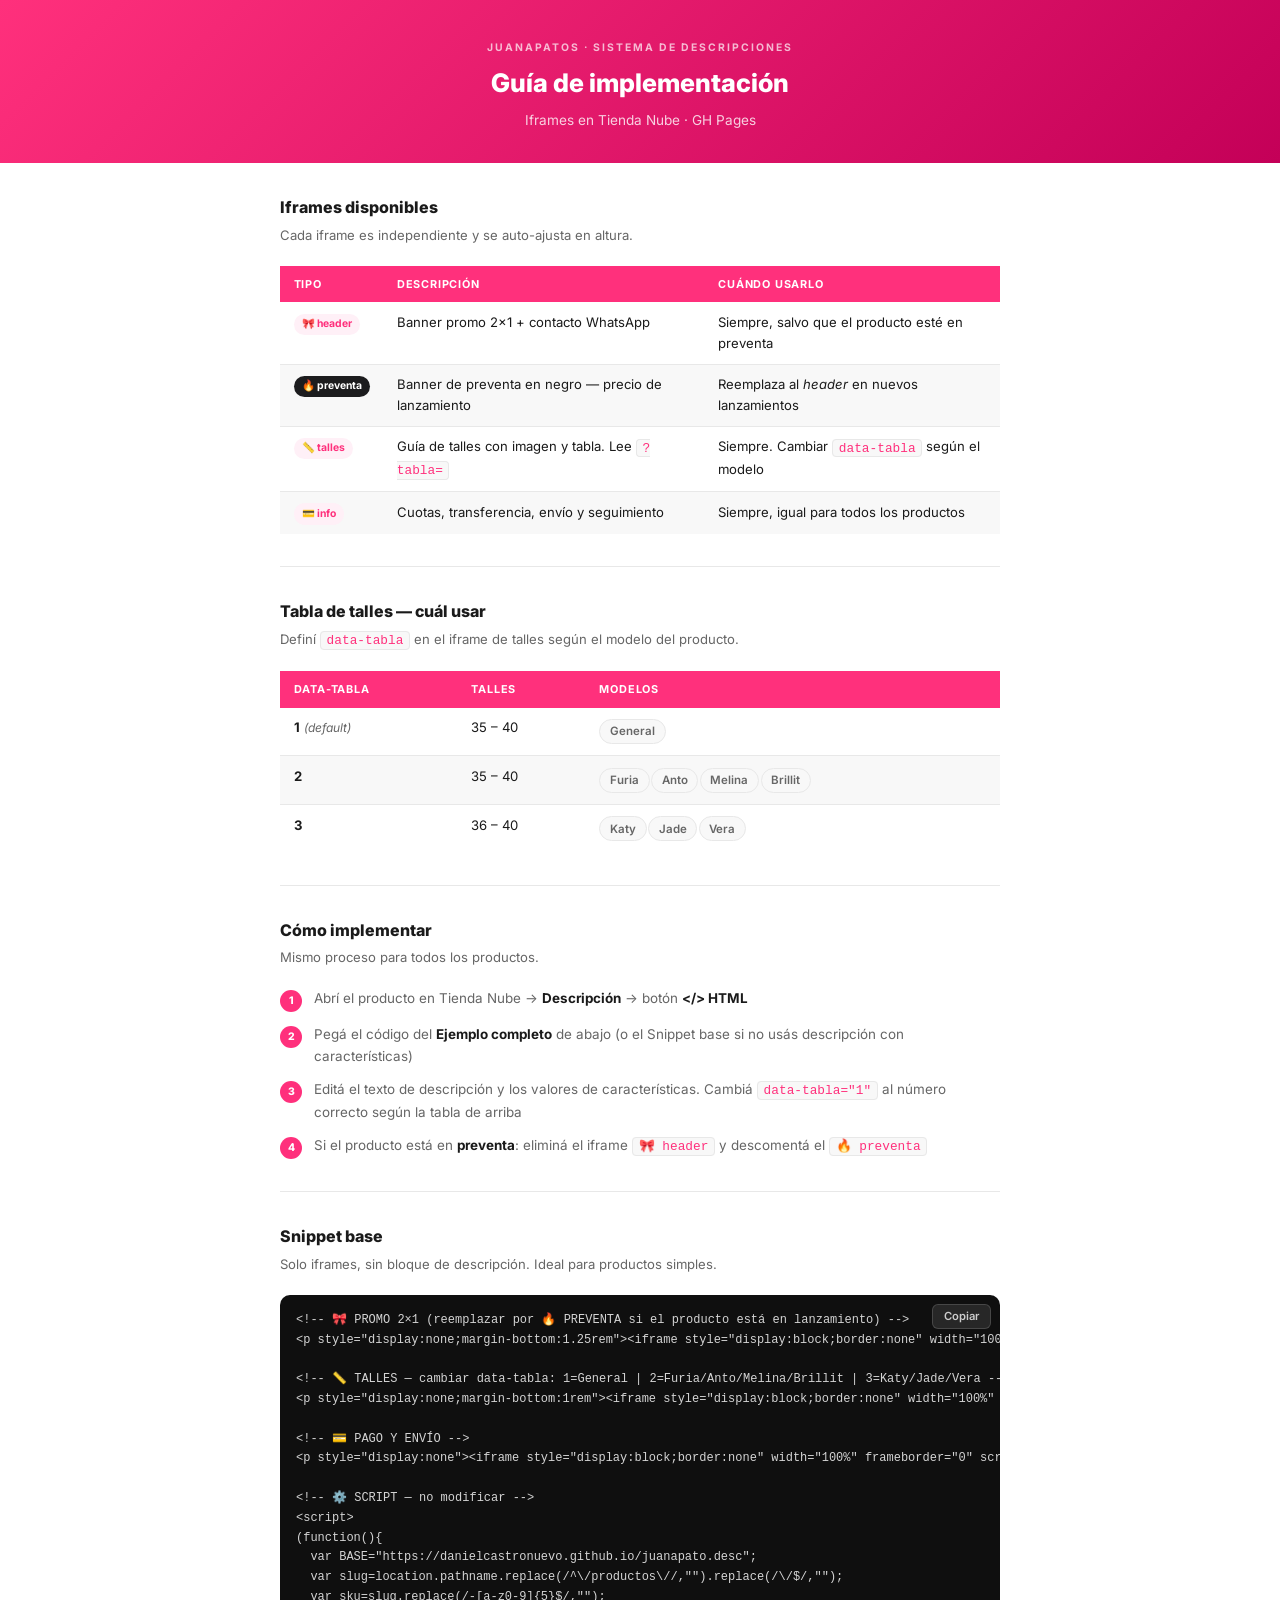
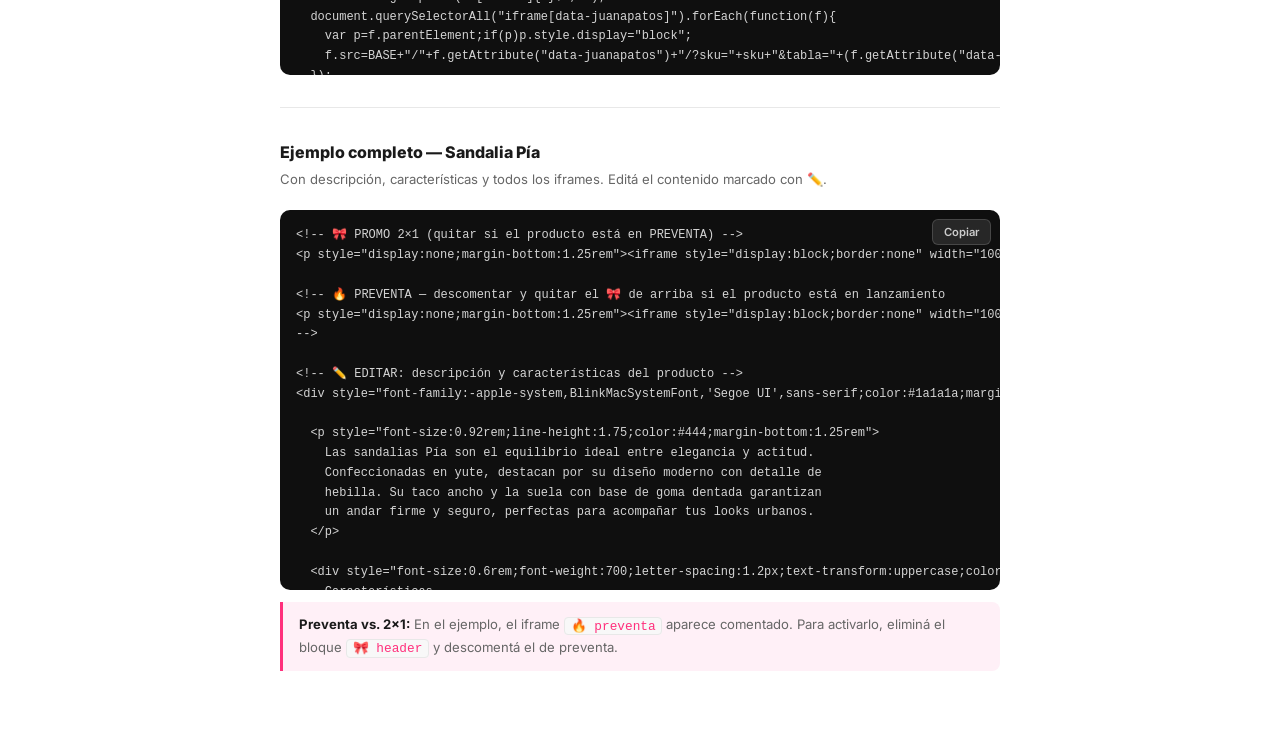
<file: index.html>
<!DOCTYPE html>
<html lang="es">
<head>
  <meta charset="UTF-8">
  <meta name="viewport" content="width=device-width, initial-scale=1.0">
  <title>Juanapatos — Guía de implementación</title>
  <link href="https://fonts.googleapis.com/css2?family=Inter:wght@400;500;600;700;800&display=swap" rel="stylesheet">
  <style>
    *, *::before, *::after { box-sizing: border-box; margin: 0; padding: 0; }
    :root {
      --pink: #FF307C;
      --pink-pale: #FFF0F7;
      --pink-border: #FFD6EB;
      --text: #1a1a1a;
      --muted: #666;
      --light: #f8f8f8;
      --border: #e8e8e8;
      --code-bg: #0f0f0f;
      --code-text: #d4d4d4;
    }
    body {
      font-family: 'Inter', -apple-system, sans-serif;
      color: var(--text);
      background: #fff;
      font-size: 14px;
      line-height: 1.6;
      -webkit-font-smoothing: antialiased;
    }
    /* HEADER */
    .site-header {
      background: linear-gradient(135deg, #FF307C 0%, #c40058 100%);
      color: #fff;
      padding: 2.5rem 1.5rem 2rem;
      text-align: center;
    }
    .site-header__eyebrow {
      font-size: 0.65rem;
      font-weight: 700;
      letter-spacing: 2px;
      text-transform: uppercase;
      opacity: 0.7;
      margin-bottom: 0.4rem;
    }
    .site-header__title {
      font-size: 1.6rem;
      font-weight: 800;
      margin-bottom: 0.35rem;
    }
    .site-header__sub {
      font-size: 0.85rem;
      opacity: 0.8;
    }
    /* MAIN */
    .main { max-width: 760px; margin: 0 auto; padding: 0 1.25rem 3rem; }
    /* SECTION */
    .section { padding: 2rem 0; border-bottom: 1px solid var(--border); }
    .section:last-child { border-bottom: none; }
    .section__title {
      font-size: 1rem;
      font-weight: 800;
      color: var(--text);
      margin-bottom: 0.25rem;
    }
    .section__sub {
      font-size: 0.82rem;
      color: var(--muted);
      margin-bottom: 1.25rem;
    }
    /* TABLE */
    .info-table { width: 100%; border-collapse: collapse; font-size: 0.82rem; }
    .info-table th {
      background: var(--pink);
      color: #fff;
      font-weight: 700;
      font-size: 0.68rem;
      letter-spacing: 0.8px;
      text-transform: uppercase;
      padding: 0.6rem 0.85rem;
      text-align: left;
    }
    .info-table td {
      padding: 0.6rem 0.85rem;
      border-bottom: 1px solid var(--border);
      vertical-align: top;
    }
    .info-table tr:last-child td { border-bottom: none; }
    .info-table tr:nth-child(even) td { background: var(--light); }
    .badge {
      display: inline-block;
      font-size: 0.65rem;
      font-weight: 700;
      padding: 0.15rem 0.5rem;
      border-radius: 20px;
      white-space: nowrap;
    }
    .badge--pink { background: var(--pink-pale); color: var(--pink); }
    .badge--dark { background: #1c1c1e; color: #fff; }
    /* CODE BLOCK */
    .code-wrap { position: relative; margin-top: 0.75rem; }
    .code-block {
      background: var(--code-bg);
      color: var(--code-text);
      font-family: 'Fira Code', 'Cascadia Code', 'Courier New', monospace;
      font-size: 0.75rem;
      line-height: 1.65;
      padding: 1rem 1rem 1rem;
      border-radius: 10px;
      overflow-x: auto;
      white-space: pre;
      tab-size: 2;
      max-height: 380px;
    }
    .copy-btn {
      position: absolute;
      top: 0.55rem;
      right: 0.55rem;
      background: rgba(255,255,255,0.1);
      color: #ccc;
      border: 1px solid rgba(255,255,255,0.15);
      border-radius: 6px;
      padding: 0.3rem 0.7rem;
      font-size: 0.7rem;
      font-weight: 600;
      cursor: pointer;
      font-family: inherit;
      transition: background 0.15s, color 0.15s;
    }
    .copy-btn:hover { background: rgba(255,255,255,0.18); color: #fff; }
    .copy-btn.copied { background: #22c55e; color: #fff; border-color: #22c55e; }
    /* NOTE */
    .note {
      background: var(--pink-pale);
      border-left: 3px solid var(--pink);
      border-radius: 0 8px 8px 0;
      padding: 0.75rem 1rem;
      font-size: 0.82rem;
      color: var(--muted);
      margin-top: 0.75rem;
    }
    .note strong { color: var(--text); }
    /* PILL TAG */
    .tag {
      display: inline-block;
      background: var(--light);
      border: 1px solid var(--border);
      border-radius: 20px;
      padding: 0.15rem 0.6rem;
      font-size: 0.72rem;
      font-weight: 600;
      color: var(--muted);
      margin: 0.1rem 0.1rem 0.1rem 0;
    }
    /* STEP */
    .steps { display: flex; flex-direction: column; gap: 0.75rem; margin-top: 0.25rem; }
    .step {
      display: flex;
      gap: 0.75rem;
      align-items: flex-start;
    }
    .step__num {
      width: 22px;
      height: 22px;
      border-radius: 50%;
      background: var(--pink);
      color: #fff;
      font-size: 0.65rem;
      font-weight: 800;
      display: flex;
      align-items: center;
      justify-content: center;
      flex-shrink: 0;
      margin-top: 2px;
    }
    .step__text { font-size: 0.84rem; color: var(--muted); }
    .step__text strong { color: var(--text); }
    code {
      background: var(--light);
      border: 1px solid var(--border);
      border-radius: 4px;
      padding: 0.05rem 0.35rem;
      font-family: monospace;
      font-size: 0.8rem;
      color: var(--pink);
    }
  </style>
</head>
<body>

<header class="site-header">
  <div class="site-header__eyebrow">Juanapatos · Sistema de descripciones</div>
  <div class="site-header__title">Guía de implementación</div>
  <div class="site-header__sub">Iframes en Tienda Nube · GH Pages</div>
</header>

<main class="main">

  <!-- IFRAMES DISPONIBLES -->
  <section class="section">
    <div class="section__title">Iframes disponibles</div>
    <div class="section__sub">Cada iframe es independiente y se auto-ajusta en altura.</div>
    <table class="info-table">
      <thead>
        <tr><th>Tipo</th><th>Descripción</th><th>Cuándo usarlo</th></tr>
      </thead>
      <tbody>
        <tr>
          <td><span class="badge badge--pink">🎀 header</span></td>
          <td>Banner promo 2×1 + contacto WhatsApp</td>
          <td>Siempre, salvo que el producto esté en preventa</td>
        </tr>
        <tr>
          <td><span class="badge badge--dark">🔥 preventa</span></td>
          <td>Banner de preventa en negro — precio de lanzamiento</td>
          <td>Reemplaza al <em>header</em> en nuevos lanzamientos</td>
        </tr>
        <tr>
          <td><span class="badge badge--pink">📏 talles</span></td>
          <td>Guía de talles con imagen y tabla. Lee <code>?tabla=</code></td>
          <td>Siempre. Cambiar <code>data-tabla</code> según el modelo</td>
        </tr>
        <tr>
          <td><span class="badge badge--pink">💳 info</span></td>
          <td>Cuotas, transferencia, envío y seguimiento</td>
          <td>Siempre, igual para todos los productos</td>
        </tr>
      </tbody>
    </table>
  </section>

  <!-- TABLA DE TALLES -->
  <section class="section">
    <div class="section__title">Tabla de talles — cuál usar</div>
    <div class="section__sub">Definí <code>data-tabla</code> en el iframe de talles según el modelo del producto.</div>
    <table class="info-table">
      <thead>
        <tr><th>data-tabla</th><th>Talles</th><th>Modelos</th></tr>
      </thead>
      <tbody>
        <tr>
          <td><strong>1</strong> <em style="color:var(--muted);font-size:0.75rem">(default)</em></td>
          <td>35 – 40</td>
          <td><span class="tag">General</span></td>
        </tr>
        <tr>
          <td><strong>2</strong></td>
          <td>35 – 40</td>
          <td><span class="tag">Furia</span><span class="tag">Anto</span><span class="tag">Melina</span><span class="tag">Brillit</span></td>
        </tr>
        <tr>
          <td><strong>3</strong></td>
          <td>36 – 40</td>
          <td><span class="tag">Katy</span><span class="tag">Jade</span><span class="tag">Vera</span></td>
        </tr>
      </tbody>
    </table>
  </section>

  <!-- CÓMO IMPLEMENTAR -->
  <section class="section">
    <div class="section__title">Cómo implementar</div>
    <div class="section__sub">Mismo proceso para todos los productos.</div>
    <div class="steps">
      <div class="step">
        <div class="step__num">1</div>
        <div class="step__text">Abrí el producto en Tienda Nube → <strong>Descripción</strong> → botón <strong>&lt;/&gt; HTML</strong></div>
      </div>
      <div class="step">
        <div class="step__num">2</div>
        <div class="step__text">Pegá el código del <strong>Ejemplo completo</strong> de abajo (o el Snippet base si no usás descripción con características)</div>
      </div>
      <div class="step">
        <div class="step__num">3</div>
        <div class="step__text">Editá el texto de descripción y los valores de características. Cambiá <code>data-tabla="1"</code> al número correcto según la tabla de arriba</div>
      </div>
      <div class="step">
        <div class="step__num">4</div>
        <div class="step__text">Si el producto está en <strong>preventa</strong>: eliminá el iframe <code>🎀 header</code> y descomentá el <code>🔥 preventa</code></div>
      </div>
    </div>
  </section>

  <!-- SNIPPET BASE -->
  <section class="section">
    <div class="section__title">Snippet base</div>
    <div class="section__sub">Solo iframes, sin bloque de descripción. Ideal para productos simples.</div>
    <div class="code-wrap">
      <pre class="code-block" id="code-base"></pre>
      <button class="copy-btn" onclick="copySnippet('base', this)">Copiar</button>
    </div>
  </section>

  <!-- EJEMPLO COMPLETO -->
  <section class="section">
    <div class="section__title">Ejemplo completo — Sandalia Pía</div>
    <div class="section__sub">Con descripción, características y todos los iframes. Editá el contenido marcado con ✏️.</div>
    <div class="code-wrap">
      <pre class="code-block" id="code-complete"></pre>
      <button class="copy-btn" onclick="copySnippet('complete', this)">Copiar</button>
    </div>
    <div class="note">
      <strong>Preventa vs. 2×1:</strong> En el ejemplo, el iframe <code>🔥 preventa</code> aparece comentado. Para activarlo, eliminá el bloque <code>🎀 header</code> y descomentá el de preventa.
    </div>
  </section>

</main>

<script>
var snippets = {};

snippets.base = [
'<!-- 🎀 PROMO 2×1 (reemplazar por 🔥 PREVENTA si el producto está en lanzamiento) -->',
'<p style="display:none;margin-bottom:1.25rem"><iframe style="display:block;border:none" width="100%" frameborder="0" scrolling="no" data-juanapatos="header"></iframe></p>',
'',
'<!-- 📏 TALLES — cambiar data-tabla: 1=General | 2=Furia/Anto/Melina/Brillit | 3=Katy/Jade/Vera -->',
'<p style="display:none;margin-bottom:1rem"><iframe style="display:block;border:none" width="100%" frameborder="0" scrolling="no" data-juanapatos="talles" data-tabla="1"></iframe></p>',
'',
'<!-- 💳 PAGO Y ENVÍO -->',
'<p style="display:none"><iframe style="display:block;border:none" width="100%" frameborder="0" scrolling="no" data-juanapatos="info"></iframe></p>',
'',
'<!-- ⚙️ SCRIPT — no modificar -->',
'<script>',
'(function(){',
'  var BASE="https://danielcastronuevo.github.io/juanapato.desc";',
'  var slug=location.pathname.replace(/^\\/productos\\//,"").replace(/\\/$/,"");',
'  var sku=slug.replace(/-[a-z0-9]{5}$/,"");',
'  document.querySelectorAll("iframe[data-juanapatos]").forEach(function(f){',
'    var p=f.parentElement;if(p)p.style.display="block";',
'    f.src=BASE+"/"+f.getAttribute("data-juanapatos")+"/?sku="+sku+"&tabla="+(f.getAttribute("data-tabla")||"1");',
'  });',
'  window.addEventListener("message",function(e){',
'    if(!e.data||!e.data.juanapatosIframe)return;',
'    document.querySelectorAll("iframe[data-juanapatos]").forEach(function(f){',
'      try{var a=new URL(f.src),b=new URL(e.data.src);',
'        if(a.hostname===b.hostname&&a.pathname===b.pathname)f.style.height=e.data.height+"px";',
'      }catch(x){}',
'    });',
'  });',
'})();',
'<\\/script>'
].join('\n');

snippets.complete = [
'<!-- 🎀 PROMO 2×1 (quitar si el producto está en PREVENTA) -->',
'<p style="display:none;margin-bottom:1.25rem"><iframe style="display:block;border:none" width="100%" frameborder="0" scrolling="no" data-juanapatos="header"></iframe></p>',
'',
'<!-- 🔥 PREVENTA — descomentar y quitar el 🎀 de arriba si el producto está en lanzamiento',
'<p style="display:none;margin-bottom:1.25rem"><iframe style="display:block;border:none" width="100%" frameborder="0" scrolling="no" data-juanapatos="preventa"></iframe></p>',
'-->',
'',
'<!-- ✏️ EDITAR: descripción y características del producto -->',
'<div style="font-family:-apple-system,BlinkMacSystemFont,\'Segoe UI\',sans-serif;color:#1a1a1a;margin-bottom:1.5rem">',
'',
'  <p style="font-size:0.92rem;line-height:1.75;color:#444;margin-bottom:1.25rem">',
'    Las sandalias Pía son el equilibrio ideal entre elegancia y actitud.',
'    Confeccionadas en yute, destacan por su diseño moderno con detalle de',
'    hebilla. Su taco ancho y la suela con base de goma dentada garantizan',
'    un andar firme y seguro, perfectas para acompañar tus looks urbanos.',
'  </p>',
'',
'  <div style="font-size:0.6rem;font-weight:700;letter-spacing:1.2px;text-transform:uppercase;color:#FF307C;padding-bottom:0.4rem;border-bottom:1.5px solid #FFD6EB;margin-bottom:0.85rem">',
'    Características',
'  </div>',
'',
'  <!-- ✏️ Repetir por cada característica. El último va sin border-bottom. -->',
'  <div style="display:flex;align-items:center;gap:0.6rem;padding:0.45rem 0;border-bottom:1px solid #FFD6EB">',
'    <div style="width:6px;height:6px;border-radius:50%;background:#FF307C;flex-shrink:0"></div>',
'    <span style="font-size:0.75rem;font-weight:600;color:#999;min-width:70px">Material</span>',
'    <span style="font-size:0.82rem;font-weight:600;color:#1a1a1a">Yute</span>',
'  </div>',
'  <div style="display:flex;align-items:center;gap:0.6rem;padding:0.45rem 0;border-bottom:1px solid #FFD6EB">',
'    <div style="width:6px;height:6px;border-radius:50%;background:#FF307C;flex-shrink:0"></div>',
'    <span style="font-size:0.75rem;font-weight:600;color:#999;min-width:70px">Color</span>',
'    <span style="font-size:0.82rem;font-weight:600;color:#1a1a1a">Negro</span>',
'  </div>',
'  <div style="display:flex;align-items:center;gap:0.6rem;padding:0.45rem 0;border-bottom:1px solid #FFD6EB">',
'    <div style="width:6px;height:6px;border-radius:50%;background:#FF307C;flex-shrink:0"></div>',
'    <span style="font-size:0.75rem;font-weight:600;color:#999;min-width:70px">Taco</span>',
'    <span style="font-size:0.82rem;font-weight:600;color:#1a1a1a">4 cm aprox.</span>',
'  </div>',
'  <div style="display:flex;align-items:center;gap:0.6rem;padding:0.45rem 0;border-bottom:1px solid #FFD6EB">',
'    <div style="width:6px;height:6px;border-radius:50%;background:#FF307C;flex-shrink:0"></div>',
'    <span style="font-size:0.75rem;font-weight:600;color:#999;min-width:70px">Detalle</span>',
'    <span style="font-size:0.82rem;font-weight:600;color:#1a1a1a">Hebilla</span>',
'  </div>',
'  <div style="display:flex;align-items:center;gap:0.6rem;padding:0.45rem 0">',
'    <div style="width:6px;height:6px;border-radius:50%;background:#FF307C;flex-shrink:0"></div>',
'    <span style="font-size:0.75rem;font-weight:600;color:#999;min-width:70px">Suela</span>',
'    <span style="font-size:0.82rem;font-weight:600;color:#1a1a1a">Goma antideslizante</span>',
'  </div>',
'',
'</div>',
'',
'<!-- 📏 TALLES — cambiar data-tabla: 1=General | 2=Furia/Anto/Melina/Brillit | 3=Katy/Jade/Vera -->',
'<p style="display:none;margin-bottom:1rem"><iframe style="display:block;border:none" width="100%" frameborder="0" scrolling="no" data-juanapatos="talles" data-tabla="1"></iframe></p>',
'',
'<!-- 💳 PAGO Y ENVÍO -->',
'<p style="display:none"><iframe style="display:block;border:none" width="100%" frameborder="0" scrolling="no" data-juanapatos="info"></iframe></p>',
'',
'<!-- ⚙️ SCRIPT — no modificar -->',
'<script>',
'(function(){',
'  var BASE="https://danielcastronuevo.github.io/juanapato.desc";',
'  var slug=location.pathname.replace(/^\\/productos\\//,"").replace(/\\/$/,"");',
'  var sku=slug.replace(/-[a-z0-9]{5}$/,"");',
'  document.querySelectorAll("iframe[data-juanapatos]").forEach(function(f){',
'    var p=f.parentElement;if(p)p.style.display="block";',
'    f.src=BASE+"/"+f.getAttribute("data-juanapatos")+"/?sku="+sku+"&tabla="+(f.getAttribute("data-tabla")||"1");',
'  });',
'  window.addEventListener("message",function(e){',
'    if(!e.data||!e.data.juanapatosIframe)return;',
'    document.querySelectorAll("iframe[data-juanapatos]").forEach(function(f){',
'      try{var a=new URL(f.src),b=new URL(e.data.src);',
'        if(a.hostname===b.hostname&&a.pathname===b.pathname)f.style.height=e.data.height+"px";',
'      }catch(x){}',
'    });',
'  });',
'})();',
'<\\/script>'
].join('\n');

// Render code blocks
document.getElementById('code-base').textContent = snippets.base;
document.getElementById('code-complete').textContent = snippets.complete;

// Copy to clipboard
function copySnippet(key, btn) {
  var text = snippets[key].split('<\\/script>').join('</' + 'script>');
  navigator.clipboard.writeText(text).then(function() {
    btn.textContent = '✓ Copiado';
    btn.classList.add('copied');
    setTimeout(function() {
      btn.textContent = 'Copiar';
      btn.classList.remove('copied');
    }, 2000);
  }).catch(function() {
    // fallback
    var ta = document.createElement('textarea');
    ta.value = text;
    ta.style.position = 'fixed';
    ta.style.opacity = '0';
    document.body.appendChild(ta);
    ta.select();
    document.execCommand('copy');
    document.body.removeChild(ta);
    btn.textContent = '✓ Copiado';
    btn.classList.add('copied');
    setTimeout(function() { btn.textContent = 'Copiar'; btn.classList.remove('copied'); }, 2000);
  });
}
</script>
</body>
</html>
</file>
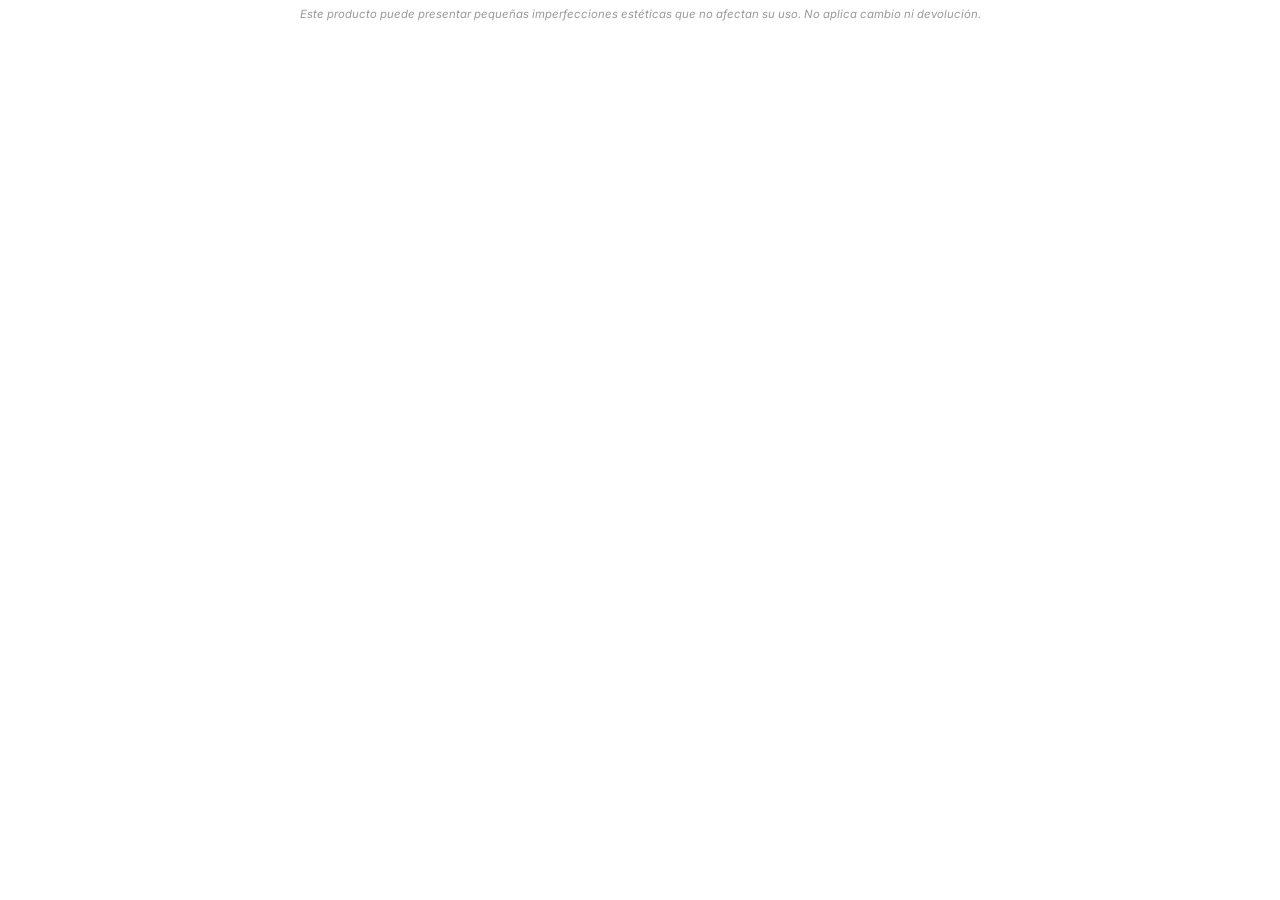
<file: disclaimer/index.html>
<!DOCTYPE html>
<html lang="es">
<head>
  <meta charset="UTF-8">
  <meta name="viewport" content="width=device-width, initial-scale=1.0">
  <title>Juanapatos</title>
  <link rel="stylesheet" href="../assets/styles.css">
</head>
<body>

  <p class="disclaimer">Este producto puede presentar pequeñas imperfecciones estéticas que no afectan su uso. No aplica cambio ni devolución.</p>

  <script src="../assets/resize.js"></script>
</body>
</html>
</file>
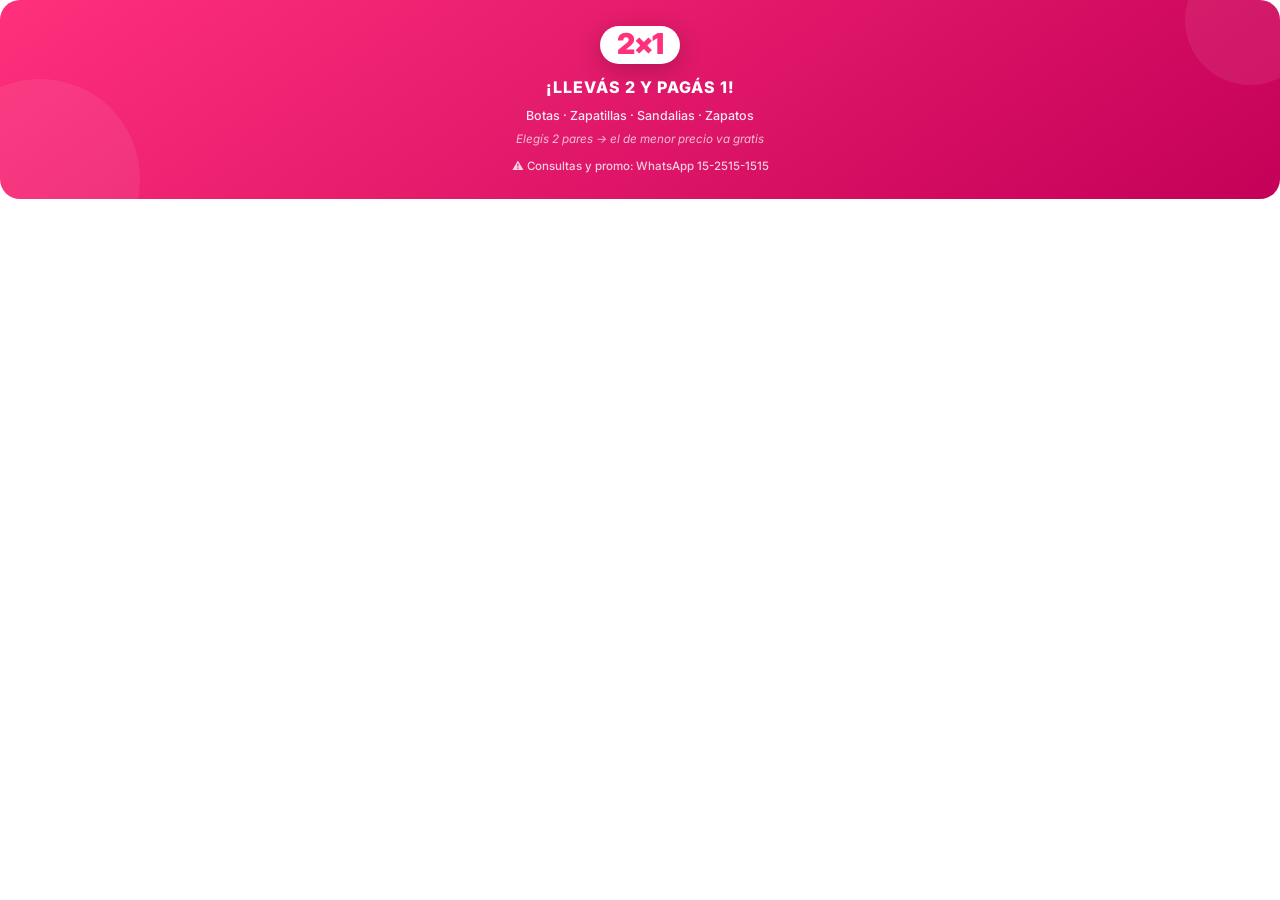
<file: header/index.html>
<!DOCTYPE html>
<html lang="es">
<head>
  <meta charset="UTF-8">
  <meta name="viewport" content="width=device-width, initial-scale=1.0">
  <title>Juanapatos</title>
  <link rel="stylesheet" href="../assets/styles.css">
</head>
<body>

  <div class="banner">
    <div class="banner__dot banner__dot--a"></div>
    <div class="banner__dot banner__dot--b"></div>
    <div class="banner__badge">2×1</div>
    <div class="banner__title">¡Llevás 2 y pagás 1!</div>
    <p class="banner__cats">Botas · Zapatillas · Sandalias · Zapatos</p>
    <p class="banner__how">Elegís 2 pares → el de menor precio va gratis</p>
    <p class="banner__aviso">⚠ Consultas y promo: WhatsApp 15-2515-1515</p>
  </div>

  <script src="../assets/resize.js"></script>
</body>
</html>
</file>
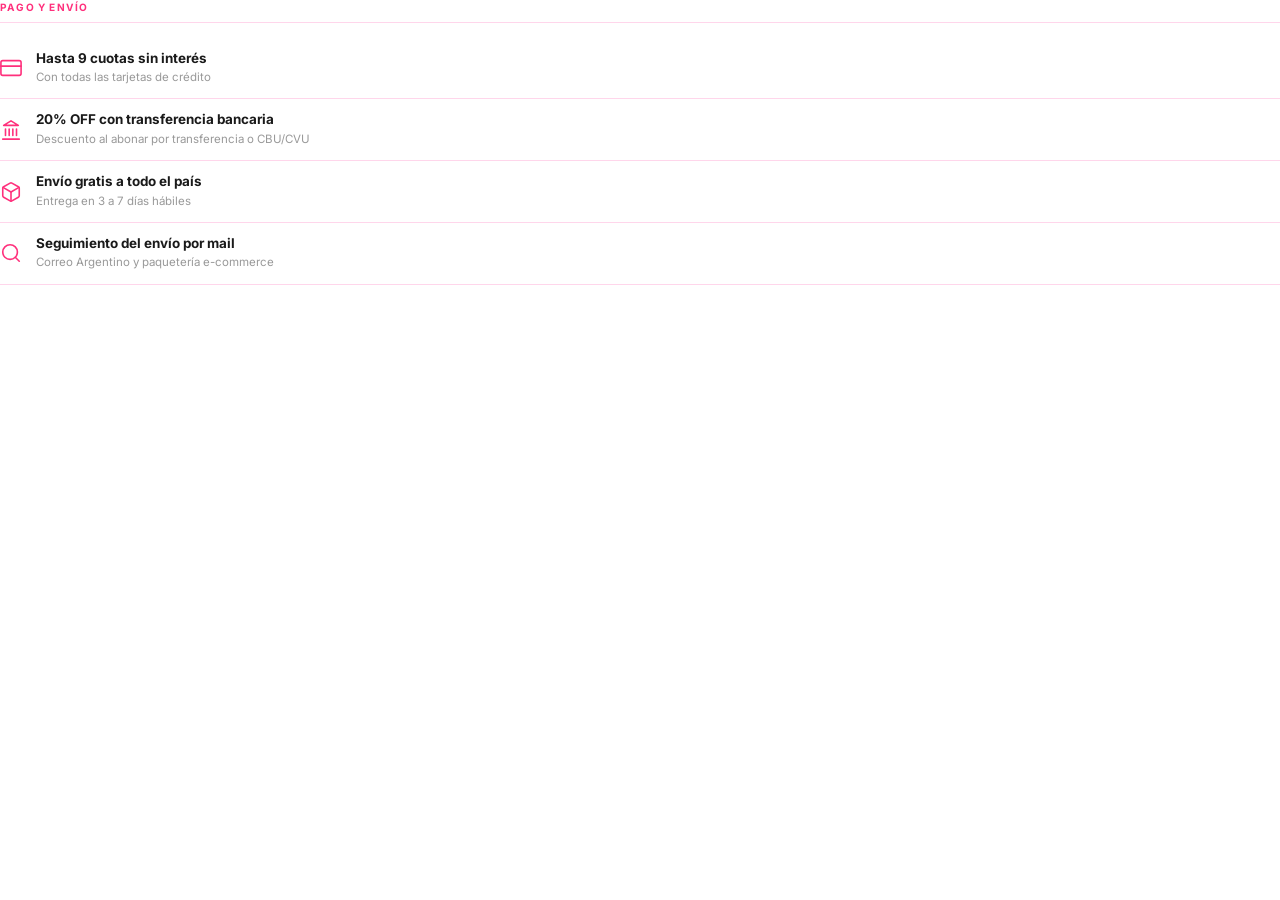
<file: info/index.html>
<!DOCTYPE html>
<html lang="es">
<head>
  <meta charset="UTF-8">
  <meta name="viewport" content="width=device-width, initial-scale=1.0">
  <title>Juanapatos — Pago y envío</title>
  <link rel="stylesheet" href="../assets/styles.css">
</head>
<body>

  <div class="sec-label">Pago y envío</div>

  <div class="info-item">
    <svg class="info-item__ico" viewBox="0 0 24 24">
      <rect x="1" y="4" width="22" height="16" rx="2"/>
      <line x1="1" y1="10" x2="23" y2="10"/>
    </svg>
    <div>
      <span class="info-item__strong">Hasta 9 cuotas sin interés</span>
      <span class="info-item__sub">Con todas las tarjetas de crédito</span>
    </div>
  </div>

  <div class="info-item">
    <svg class="info-item__ico" viewBox="0 0 24 24">
      <line x1="3" y1="22" x2="21" y2="22"/>
      <line x1="6" y1="18" x2="6" y2="11"/>
      <line x1="10" y1="18" x2="10" y2="11"/>
      <line x1="14" y1="18" x2="14" y2="11"/>
      <line x1="18" y1="18" x2="18" y2="11"/>
      <polygon points="12 2 20 7 4 7"/>
    </svg>
    <div>
      <span class="info-item__strong">20% OFF con transferencia bancaria</span>
      <span class="info-item__sub">Descuento al abonar por transferencia o CBU/CVU</span>
    </div>
  </div>

  <div class="info-item">
    <svg class="info-item__ico" viewBox="0 0 24 24">
      <path d="M21 16V8a2 2 0 0 0-1-1.73l-7-4a2 2 0 0 0-2 0l-7 4A2 2 0 0 0 3 8v8a2 2 0 0 0 1 1.73l7 4a2 2 0 0 0 2 0l7-4A2 2 0 0 0 21 16z"/>
      <polyline points="3.27 6.96 12 12.01 20.73 6.96"/>
      <line x1="12" y1="22.08" x2="12" y2="12"/>
    </svg>
    <div>
      <span class="info-item__strong">Envío gratis a todo el país</span>
      <span class="info-item__sub">Entrega en 3 a 7 días hábiles</span>
    </div>
  </div>

  <div class="info-item">
    <svg class="info-item__ico" viewBox="0 0 24 24">
      <circle cx="11" cy="11" r="8"/>
      <line x1="21" y1="21" x2="16.65" y2="16.65"/>
    </svg>
    <div>
      <span class="info-item__strong">Seguimiento del envío por mail</span>
      <span class="info-item__sub">Correo Argentino y paquetería e-commerce</span>
    </div>
  </div>

  <script src="../assets/resize.js"></script>
</body>
</html>
</file>
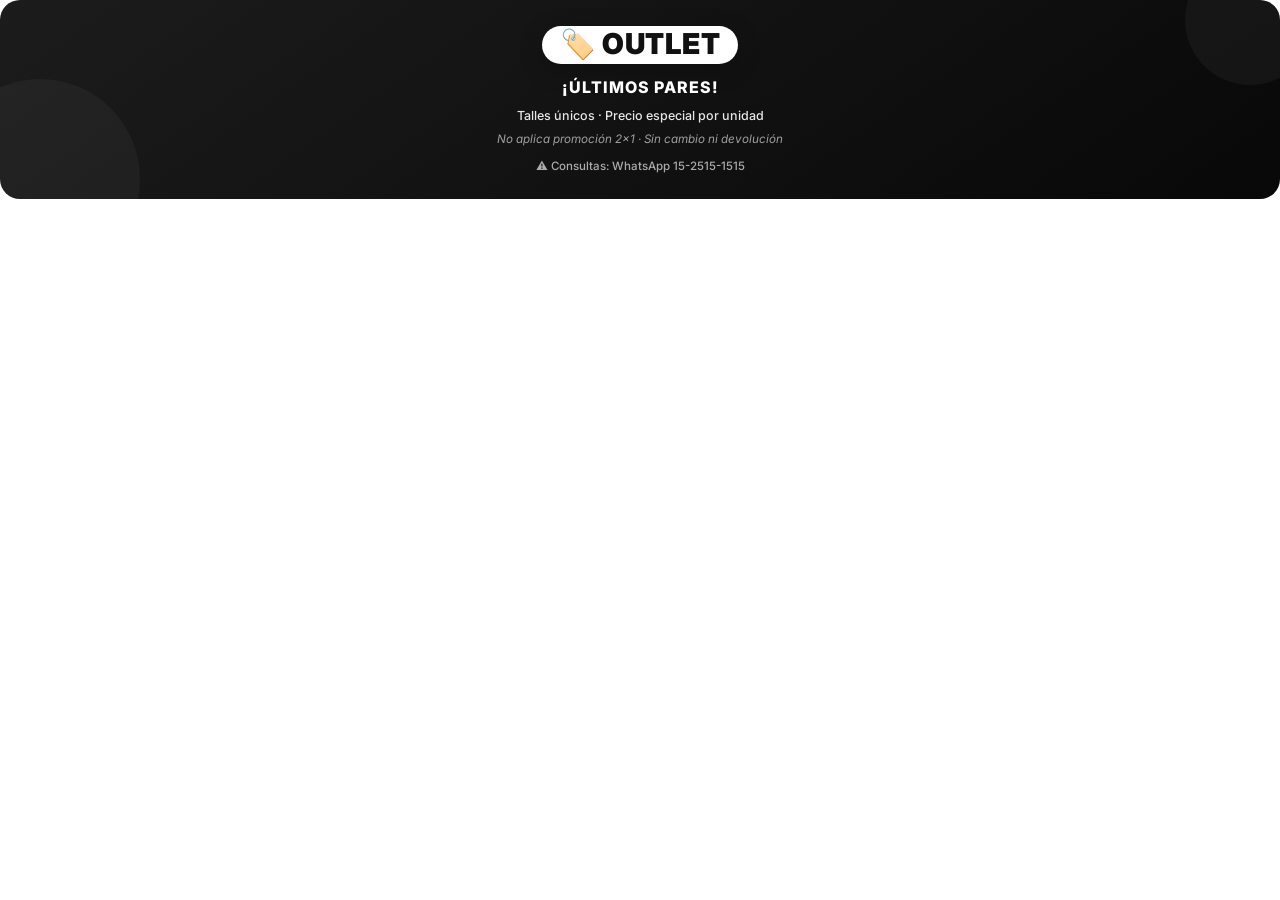
<file: outlet/index.html>
<!DOCTYPE html>
<html lang="es">
<head>
  <meta charset="UTF-8">
  <meta name="viewport" content="width=device-width, initial-scale=1.0">
  <title>Juanapatos — Outlet</title>
  <link rel="stylesheet" href="../assets/styles.css">
</head>
<body>

  <div class="banner banner--outlet">
    <div class="banner__dot banner__dot--a"></div>
    <div class="banner__dot banner__dot--b"></div>
    <div class="banner__badge">🏷️ OUTLET</div>
    <div class="banner__title">¡Últimos pares!</div>
    <p class="banner__cats">Talles únicos · Precio especial por unidad</p>
    <p class="banner__how">No aplica promoción 2×1 · Sin cambio ni devolución</p>
    <p class="banner__aviso">⚠️ Consultas: WhatsApp 15-2515-1515</p>
  </div>

  <script src="../assets/resize.js"></script>
</body>
</html>
</file>
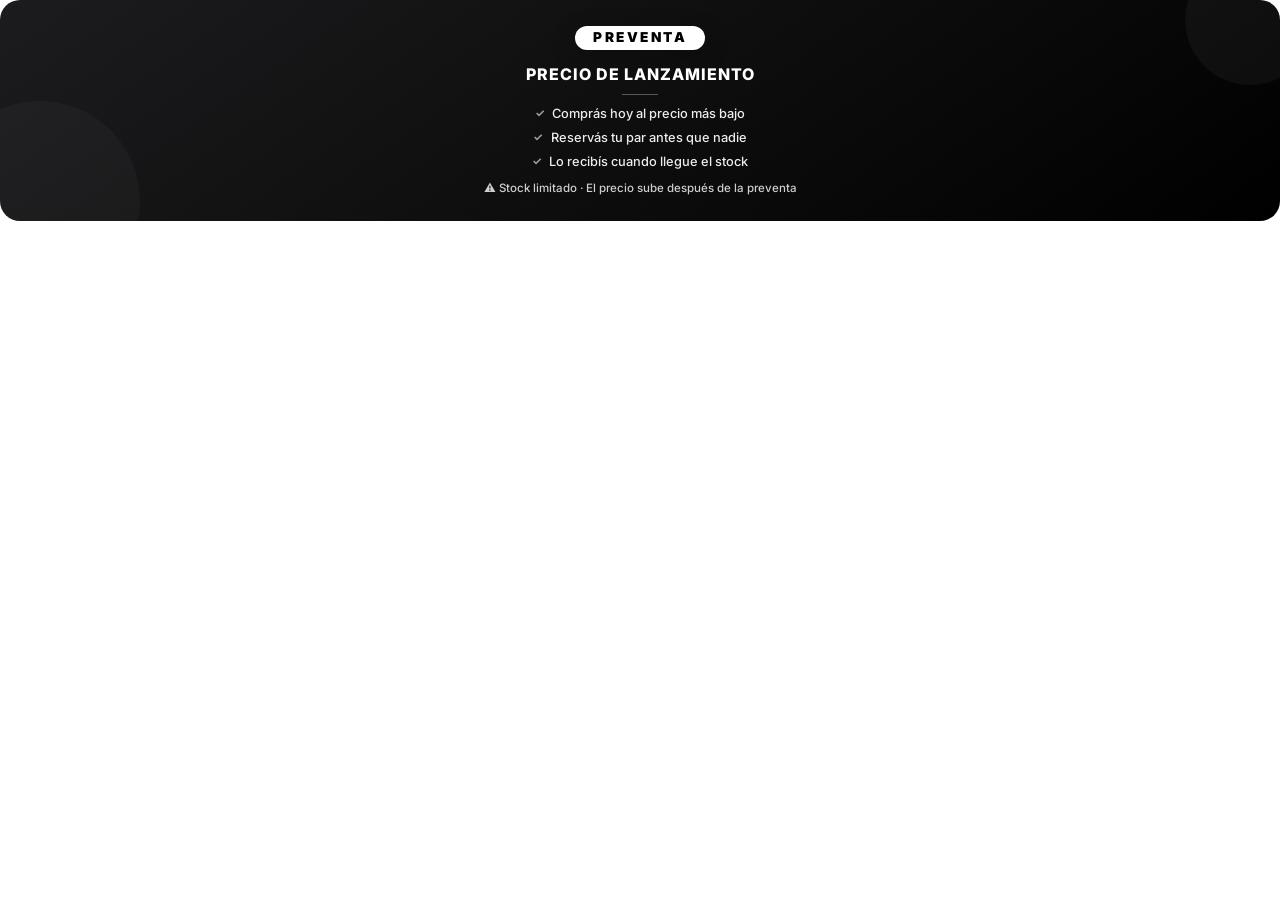
<file: preventa/index.html>
<!DOCTYPE html>
<html lang="es">
<head>
  <meta charset="UTF-8">
  <meta name="viewport" content="width=device-width, initial-scale=1.0">
  <title>Juanapatos — Preventa</title>
  <link rel="stylesheet" href="../assets/styles.css">
</head>
<body>

  <div class="banner" style="background:linear-gradient(145deg,#1c1c1e 0%,#000 100%)">
    <div class="banner__dot banner__dot--a" style="background:rgba(255,255,255,0.04)"></div>
    <div class="banner__dot banner__dot--b" style="background:rgba(255,255,255,0.03)"></div>

    <div class="banner__badge" style="font-size:0.85rem;letter-spacing:2.5px;padding:0.35rem 1.1rem;color:#000">
      PREVENTA
    </div>

    <div class="banner__title">Precio de lanzamiento</div>

    <div class="preventa-divider"></div>

    <ul class="preventa-list">
      <li>Comprás hoy al precio más bajo</li>
      <li>Reservás tu par antes que nadie</li>
      <li>Lo recibís cuando llegue el stock</li>
    </ul>

    <p class="banner__aviso">⚠ Stock limitado · El precio sube después de la preventa</p>
  </div>

  <script src="../assets/resize.js"></script>
</body>
</html>
</file>
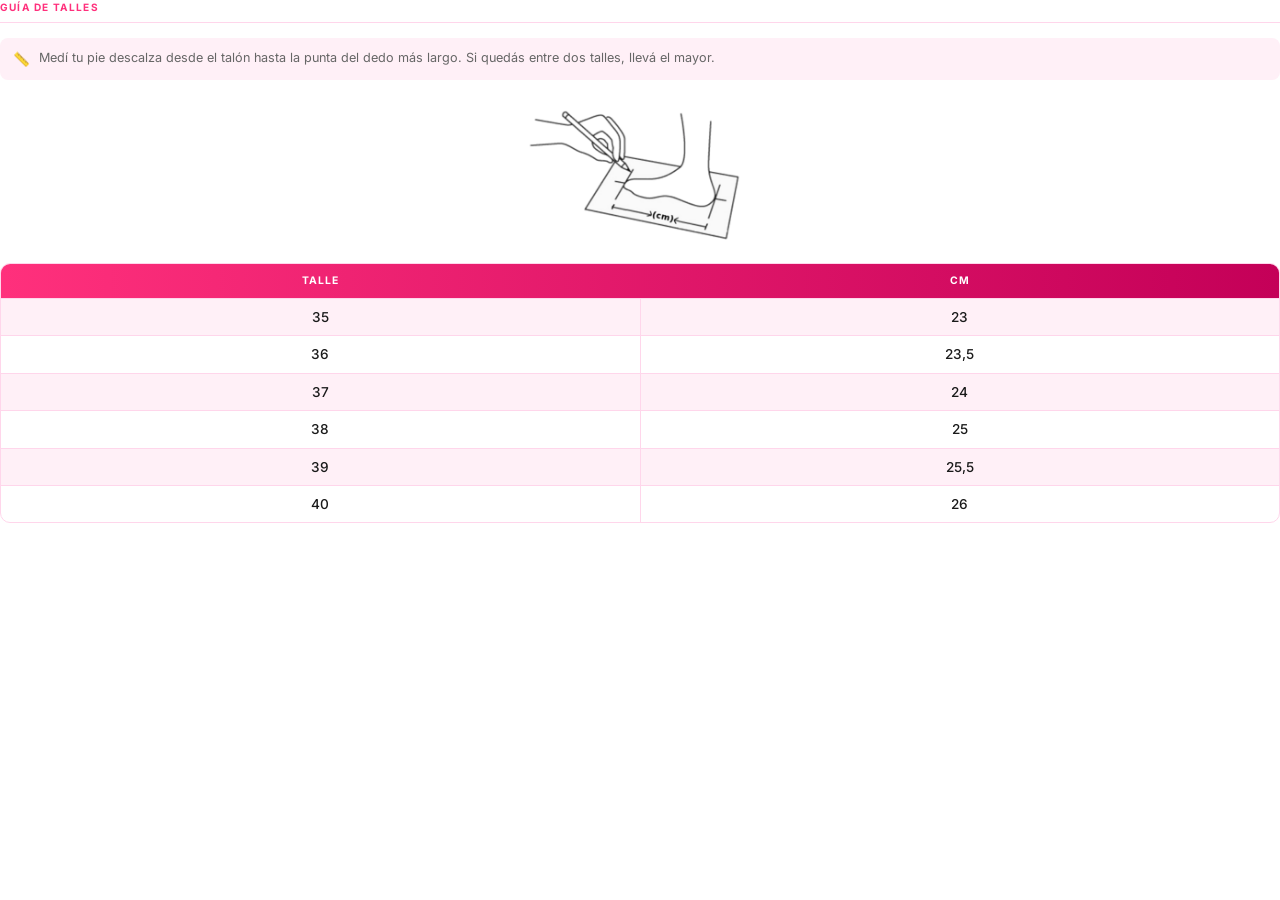
<file: talles/index.html>
<!DOCTYPE html>
<html lang="es">
<head>
  <meta charset="UTF-8">
  <meta name="viewport" content="width=device-width, initial-scale=1.0">
  <title>Juanapatos — Guía de talles</title>
  <link rel="stylesheet" href="../assets/styles.css">
</head>
<body>

  <div class="sec-label">Guía de talles</div>

  <div class="talles-tip">
    <i class="talles-tip__ico">📏</i>
    <p class="talles-tip__text">
      Medí tu pie descalza desde el talón hasta la punta del dedo más largo.
      Si quedás entre dos talles, llevá el mayor.
    </p>
  </div>

  <img src="../assets/grafico-medida.jpg" alt="Cómo medir tu pie" class="talles-img">

  <!-- Tabla 1 · General (35–40) -->
  <div class="tabla tabla-1">
    <div class="tabla__header"><div>Talle</div><div>cm</div></div>
    <div class="tabla__row"><div class="tabla__cell">35</div><div class="tabla__cell">23</div></div>
    <div class="tabla__row"><div class="tabla__cell">36</div><div class="tabla__cell">23,5</div></div>
    <div class="tabla__row"><div class="tabla__cell">37</div><div class="tabla__cell">24</div></div>
    <div class="tabla__row"><div class="tabla__cell">38</div><div class="tabla__cell">25</div></div>
    <div class="tabla__row"><div class="tabla__cell">39</div><div class="tabla__cell">25,5</div></div>
    <div class="tabla__row"><div class="tabla__cell">40</div><div class="tabla__cell">26</div></div>
  </div>

  <!-- Tabla 2 · Furia / Anto / Melina / Brillit (35–40) -->
  <div class="tabla tabla-2">
    <div class="tabla__header"><div>Talle</div><div>cm</div></div>
    <div class="tabla__row"><div class="tabla__cell">35</div><div class="tabla__cell">23</div></div>
    <div class="tabla__row"><div class="tabla__cell">36</div><div class="tabla__cell">23,5</div></div>
    <div class="tabla__row"><div class="tabla__cell">37</div><div class="tabla__cell">24</div></div>
    <div class="tabla__row"><div class="tabla__cell">38</div><div class="tabla__cell">24,5</div></div>
    <div class="tabla__row"><div class="tabla__cell">39</div><div class="tabla__cell">25</div></div>
    <div class="tabla__row"><div class="tabla__cell">40</div><div class="tabla__cell">25,5</div></div>
  </div>

  <!-- Tabla 3 · Katy / Jade / Vera (36–40) -->
  <div class="tabla tabla-3">
    <div class="tabla__header"><div>Talle</div><div>cm</div></div>
    <div class="tabla__row"><div class="tabla__cell">36</div><div class="tabla__cell">23,5</div></div>
    <div class="tabla__row"><div class="tabla__cell">37</div><div class="tabla__cell">24</div></div>
    <div class="tabla__row"><div class="tabla__cell">38</div><div class="tabla__cell">25</div></div>
    <div class="tabla__row"><div class="tabla__cell">39</div><div class="tabla__cell">25,5</div></div>
    <div class="tabla__row"><div class="tabla__cell">40</div><div class="tabla__cell">26,5</div></div>
  </div>

  <script>
    var params = new URLSearchParams(location.search);
    // ?tabla= es el nuevo parámetro; ?productId= se mantiene como fallback
    var id = parseInt(params.get('tabla') || params.get('productId') || '1', 10);
    document.querySelector('.tabla-' + id).style.display = 'flex';
  </script>

  <script src="../assets/resize.js"></script>
</body>
</html>
</file>
<file: assets/styles.css>
@import url('https://fonts.googleapis.com/css2?family=Inter:wght@400;500;600;700;800;900&display=swap');

*, *::before, *::after { box-sizing: border-box; margin: 0; padding: 0; }

:root {
  --pink:        #FF307C;
  --pink-dark:   #c40058;
  --pink-pale:   #FFF0F7;
  --pink-border: #FFD6EB;
  --text:        #1a1a1a;
  --muted:       #666;
  --lighter:     #999;
  --white:       #fff;
}

body {
  font-family: 'Inter', -apple-system, BlinkMacSystemFont, sans-serif;
  font-size: 13px;
  color: var(--text);
  background: var(--white);
  line-height: 1.5;
  -webkit-font-smoothing: antialiased;
}

/* ══════════════════════════════
   PROMO BANNER
══════════════════════════════ */
.banner {
  position: relative;
  background: linear-gradient(145deg, #FF307C 0%, #c40058 100%);
  color: #fff;
  text-align: center;
  padding: 1.6rem 1rem 1.5rem;
  overflow: hidden;
  border-radius: 20px;
}
.banner__dot {
  position: absolute;
  border-radius: 50%;
  background: rgba(255,255,255,0.07);
  pointer-events: none;
}
.banner__dot--a { width: 130px; height: 130px; top: -45px; right: -35px; }
.banner__dot--b { width: 200px; height: 200px; bottom: -80px; left: -60px; }


.banner__badge {
  position: relative;
  display: inline-block;
  background: #fff;
  color: var(--pink);
  font-size: 1.8rem;
  font-weight: 900;
  line-height: 1;
  padding: 0.3rem 1.1rem;
  border-radius: 50px;
  margin-bottom: 0.7rem;
  box-shadow: 0 6px 24px rgba(0,0,0,0.22);
  letter-spacing: -1.5px;
}
.banner__title {
  position: relative;
  font-size: 1rem;
  font-weight: 800;
  text-transform: uppercase;
  letter-spacing: 1px;
  margin-bottom: 0.5rem;
}
.banner__cats {
  position: relative;
  font-size: 0.78rem;
  font-weight: 500;
  opacity: 0.9;
  margin-bottom: 0.3rem;
}
.banner__how {
  position: relative;
  font-size: 0.73rem;
  font-weight: 400;
  font-style: italic;
  opacity: 0.72;
  margin-bottom: 0.6rem;
}
.banner__aviso {
  position: relative;
  font-size: 0.72rem;
  font-weight: 500;
  opacity: 0.8;
}

/* ══════════════════════════════
   OUTLET BANNER
══════════════════════════════ */
.banner--outlet {
  background: linear-gradient(145deg, #1c1c1c 0%, #080808 100%);
}
.banner--outlet .banner__dot {
  background: rgba(255,255,255,0.04);
}
.banner--outlet .banner__badge {
  background: #fff;
  color: #111;
  letter-spacing: 0.5px;
}
.banner--outlet .banner__how {
  opacity: 0.6;
}
.banner--outlet .banner__aviso {
  opacity: 0.65;
}

/* ══════════════════════════════
   DISCLAIMER
══════════════════════════════ */
.disclaimer {
  font-size: 0.71rem;
  color: var(--lighter);
  font-style: italic;
  text-align: center;
  line-height: 1.55;
  padding: 0.35rem 0.5rem;
}

/* ══════════════════════════════
   PREVENTA
══════════════════════════════ */
.preventa-divider {
  position: relative;
  width: 36px;
  height: 1px;
  background: rgba(255,255,255,0.3);
  margin: 0.55rem auto 0.55rem;
}
.preventa-list {
  list-style: none;
  display: flex;
  flex-direction: column;
  align-items: center;
  gap: 0.3rem;
  margin-bottom: 0.55rem;
}
.preventa-list li {
  font-size: 0.8rem;
  font-weight: 500;
  opacity: 0.92;
  display: flex;
  align-items: center;
  gap: 0.45rem;
}
.preventa-list li::before {
  content: '✓';
  font-size: 0.7rem;
  font-weight: 700;
  opacity: 0.65;
  flex-shrink: 0;
}

/* ══════════════════════════════
   ETIQUETA DE SECCIÓN
══════════════════════════════ */
.sec-label {
  font-size: 0.63rem;
  font-weight: 700;
  letter-spacing: 1.2px;
  text-transform: uppercase;
  color: var(--pink);
  padding-bottom: 0.45rem;
  border-bottom: 1.5px solid var(--pink-border);
  margin-bottom: 0.9rem;
}

/* ══════════════════════════════
   GUÍA DE TALLES
══════════════════════════════ */
.talles-tip {
  display: flex;
  gap: 0.55rem;
  align-items: flex-start;
  background: var(--pink-pale);
  border-radius: 8px;
  padding: 0.65rem 0.8rem;
  margin-bottom: 0.9rem;
}
.talles-tip__ico {
  font-style: normal;
  font-size: 0.85rem;
  flex-shrink: 0;
  margin-top: 1px;
}
.talles-tip__text {
  font-size: 0.79rem;
  color: var(--muted);
  line-height: 1.6;
}

.talles-img {
  display: block;
  width: 100%;
  max-width: 230px;
  margin: 0 auto 1rem;
}

.tabla {
  display: none;
  flex-direction: column;
  width: 100%;
  border-radius: 10px;
  overflow: hidden;
  border: 1px solid var(--pink-border);
}
.tabla__header {
  display: flex;
  background: linear-gradient(90deg, var(--pink) 0%, var(--pink-dark) 100%);
  color: #fff;
  font-size: 0.65rem;
  font-weight: 700;
  letter-spacing: 1px;
  text-transform: uppercase;
}
.tabla__header div { flex: 1; padding: 9px 12px; text-align: center; }
.tabla__row {
  display: flex;
  border-top: 1px solid var(--pink-border);
}
.tabla__row:nth-child(even) { background: var(--pink-pale); }
.tabla__cell {
  flex: 1;
  padding: 8px 12px;
  text-align: center;
  font-size: 0.85rem;
  font-weight: 500;
}
.tabla__cell + .tabla__cell { border-left: 1px solid var(--pink-border); }

/* ══════════════════════════════
   PAGO Y ENVÍO
══════════════════════════════ */
.info-item {
  display: flex;
  align-items: center;
  gap: 0.9rem;
  padding: 0.75rem 0;
  border-bottom: 1px solid var(--pink-border);
}
.info-item:last-child { border-bottom: none; }

.info-item__ico {
  width: 22px;
  height: 22px;
  flex-shrink: 0;
  stroke: var(--pink);
  fill: none;
  stroke-width: 1.75;
  stroke-linecap: round;
  stroke-linejoin: round;
}

.info-item__strong {
  display: block;
  font-size: 0.84rem;
  font-weight: 700;
  color: var(--text);
  line-height: 1.3;
}
.info-item__sub {
  display: block;
  font-size: 0.72rem;
  color: var(--lighter);
  margin-top: 2px;
}
</file>
